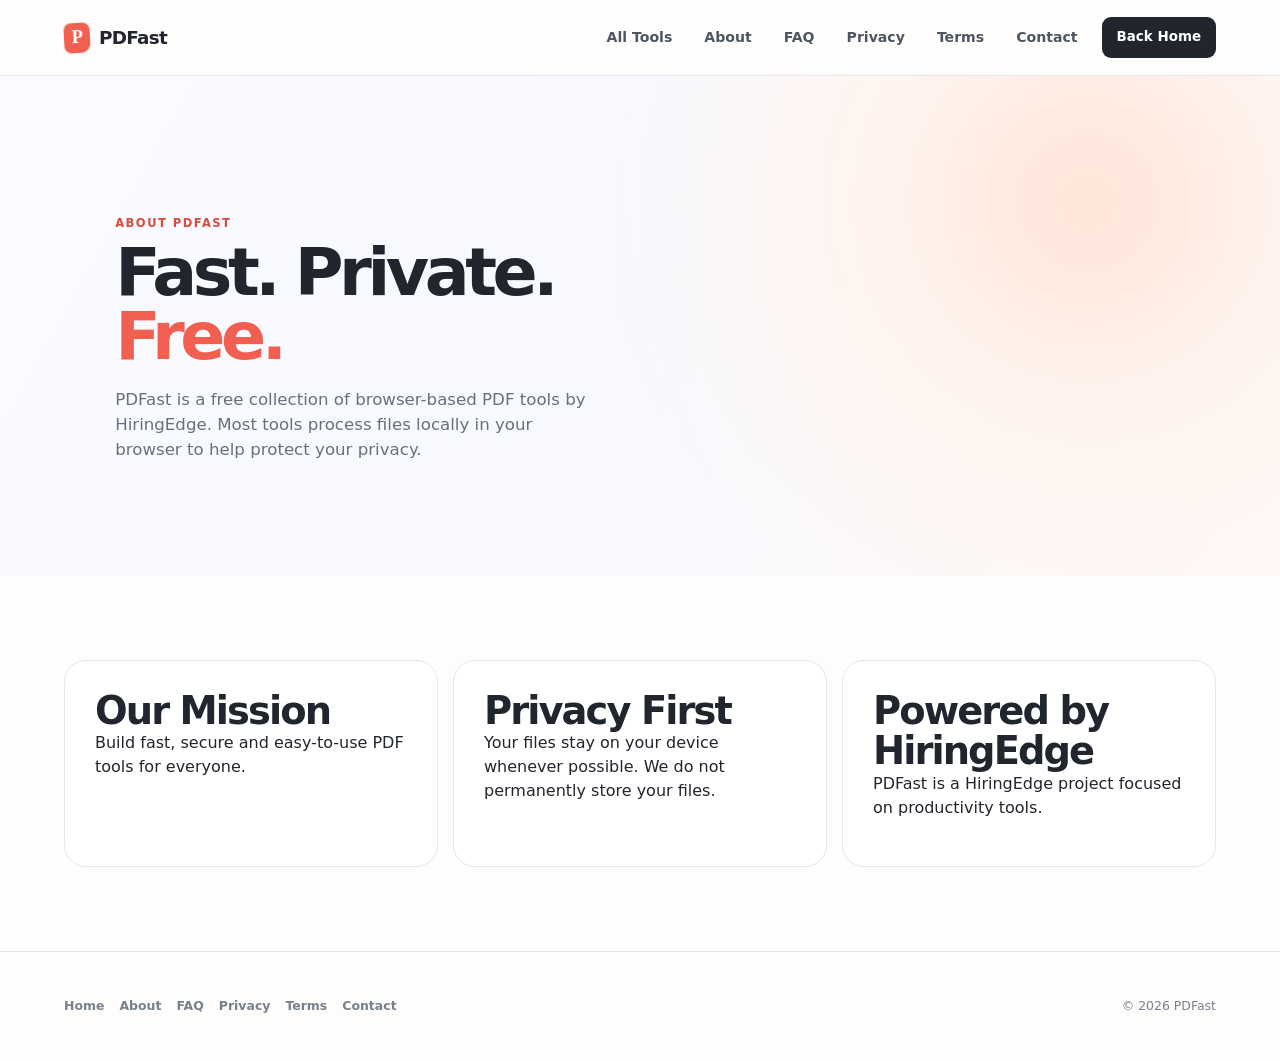
<file: about.html>
<!DOCTYPE html><html lang="en"><head><meta charset="UTF-8"><meta name="viewport" content="width=device-width, initial-scale=1.0"><title>About PDFast</title><meta name="description" content="Learn about PDFast."><link rel="icon" href="icon.svg" type="image/svg+xml"><link rel="manifest" href="manifest.webmanifest"><link rel="stylesheet" href="styles.css"></head><body><header class="site-header"><a class="brand" href="/"><span class="brand-mark">P</span><span>PDFast</span></a><nav class="main-nav"><a href="/#tools">All Tools</a><a href="about.html" class="active">About</a><a href="faq.html">FAQ</a><a href="privacy.html">Privacy</a><a href="terms.html">Terms</a><a href="contact.html">Contact</a></nav><a class="header-action" href="/">Back Home</a></header><main><section class="hero" style="padding-top:120px"><div class="hero-copy"><p class="eyebrow">About PDFast</p><h1>Fast. Private. <span>Free.</span></h1><p class="hero-text">PDFast is a free collection of browser-based PDF tools by HiringEdge. Most tools process files locally in your browser to help protect your privacy.</p></div></section><section class="tools-section"><div class="tool-grid"><div class="tool-card" style="display:block;padding:30px"><h2>Our Mission</h2><p>Build fast, secure and easy-to-use PDF tools for everyone.</p></div><div class="tool-card" style="display:block;padding:30px"><h2>Privacy First</h2><p>Your files stay on your device whenever possible. We do not permanently store your files.</p></div><div class="tool-card" style="display:block;padding:30px"><h2>Powered by HiringEdge</h2><p>PDFast is a HiringEdge project focused on productivity tools.</p></div></div></section></main><footer class="site-footer"><p class="footer-links"><a href="/">Home</a><a href="about.html">About</a><a href="faq.html">FAQ</a><a href="privacy.html">Privacy</a><a href="terms.html">Terms</a><a href="contact.html">Contact</a></p><p>&copy; <span id="year"></span> PDFast</p></footer><script>document.getElementById("year").textContent=new Date().getFullYear();</script></body></html>
</file>
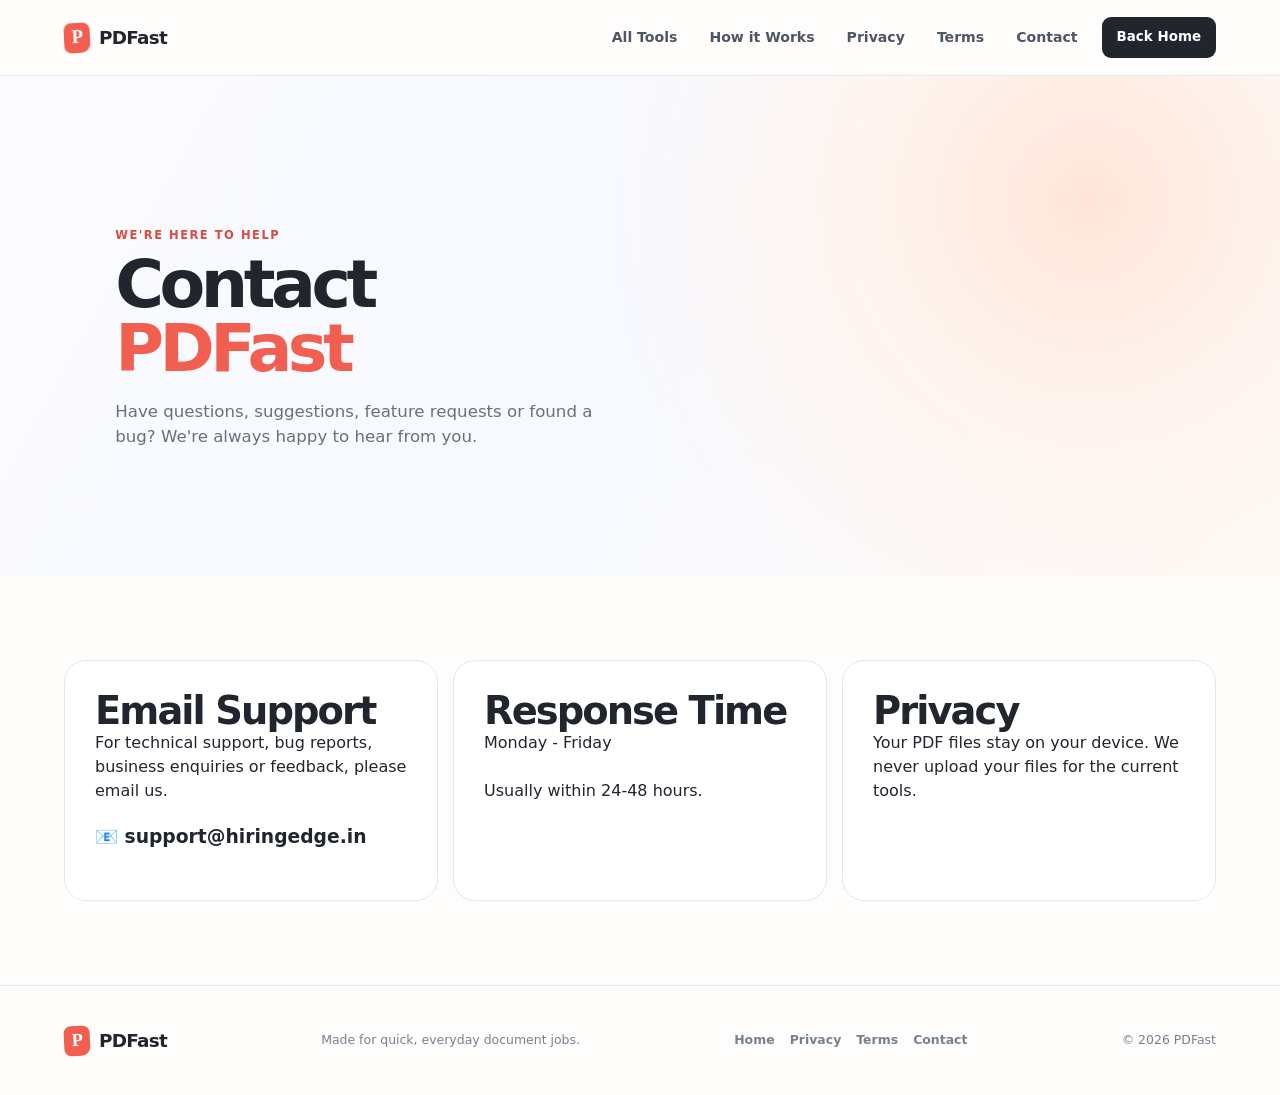
<file: contact.html>
<!DOCTYPE html>
<html lang="en">
<head>
    <meta charset="UTF-8">
    <meta name="viewport" content="width=device-width, initial-scale=1.0">

    <title>Contact Us | PDFast</title>

    <meta name="description" content="Contact PDFast. Need help with our free online PDF tools? Reach our support team.">

    <link rel="icon" href="icon.svg" type="image/svg+xml">
    <link rel="manifest" href="manifest.webmanifest">
    <link rel="stylesheet" href="styles.css">
</head>

<body>

<header class="site-header">
    <a class="brand" href="/">
        <span class="brand-mark">P</span>
        <span>PDFast</span>
    </a>

    <nav class="main-nav">
        <a href="index.html#tools">All Tools</a>
        <a href="index.html#how-it-works">How it Works</a>
        <a href="privacy.html">Privacy</a>
        <a href="terms.html">Terms</a>
        <a href="contact.html" class="active">Contact</a>
    </nav>

    <a class="header-action" href="/">
        Back Home
    </a>
</header>

<main>

<section class="hero" style="padding-top:120px;">

<div class="hero-copy">

<p class="eyebrow">
We're here to help
</p>

<h1>
Contact <span>PDFast</span>
</h1>

<p class="hero-text">
Have questions, suggestions, feature requests or found a bug?
We're always happy to hear from you.
</p>

</div>

</section>

<section class="tools-section">

<div class="tool-grid">

<div class="tool-card" style="display:block;padding:30px;cursor:default;">

<h2>Email Support</h2>

<p>
For technical support, bug reports, business enquiries or feedback,
please email us.
</p>

<h3 style="margin-top:20px;">
📧 support@hiringedge.in
</h3>

</div>

<div class="tool-card" style="display:block;padding:30px;cursor:default;">

<h2>Response Time</h2>

<p>

Monday - Friday

<br><br>

Usually within 24-48 hours.

</p>

</div>

<div class="tool-card" style="display:block;padding:30px;cursor:default;">

<h2>Privacy</h2>

<p>

Your PDF files stay on your device.

We never upload your files for the current tools.

</p>

</div>

</div>

</section>

</main>

<footer class="site-footer">

<a class="brand" href="index.html">

<span class="brand-mark">P</span>

<span>PDFast</span>

</a>

<p>

Made for quick, everyday document jobs.

</p>

<p class="footer-links">

<a href="/">Home</a>

<a href="privacy.html">Privacy</a>

<a href="terms.html">Terms</a>

<a href="contact.html">Contact</a>

</p>

<p>

© <span id="year"></span> PDFast

</p>

</footer>

<script>

document.getElementById("year").textContent=new Date().getFullYear();

</script>

</body>

</html>
</file>
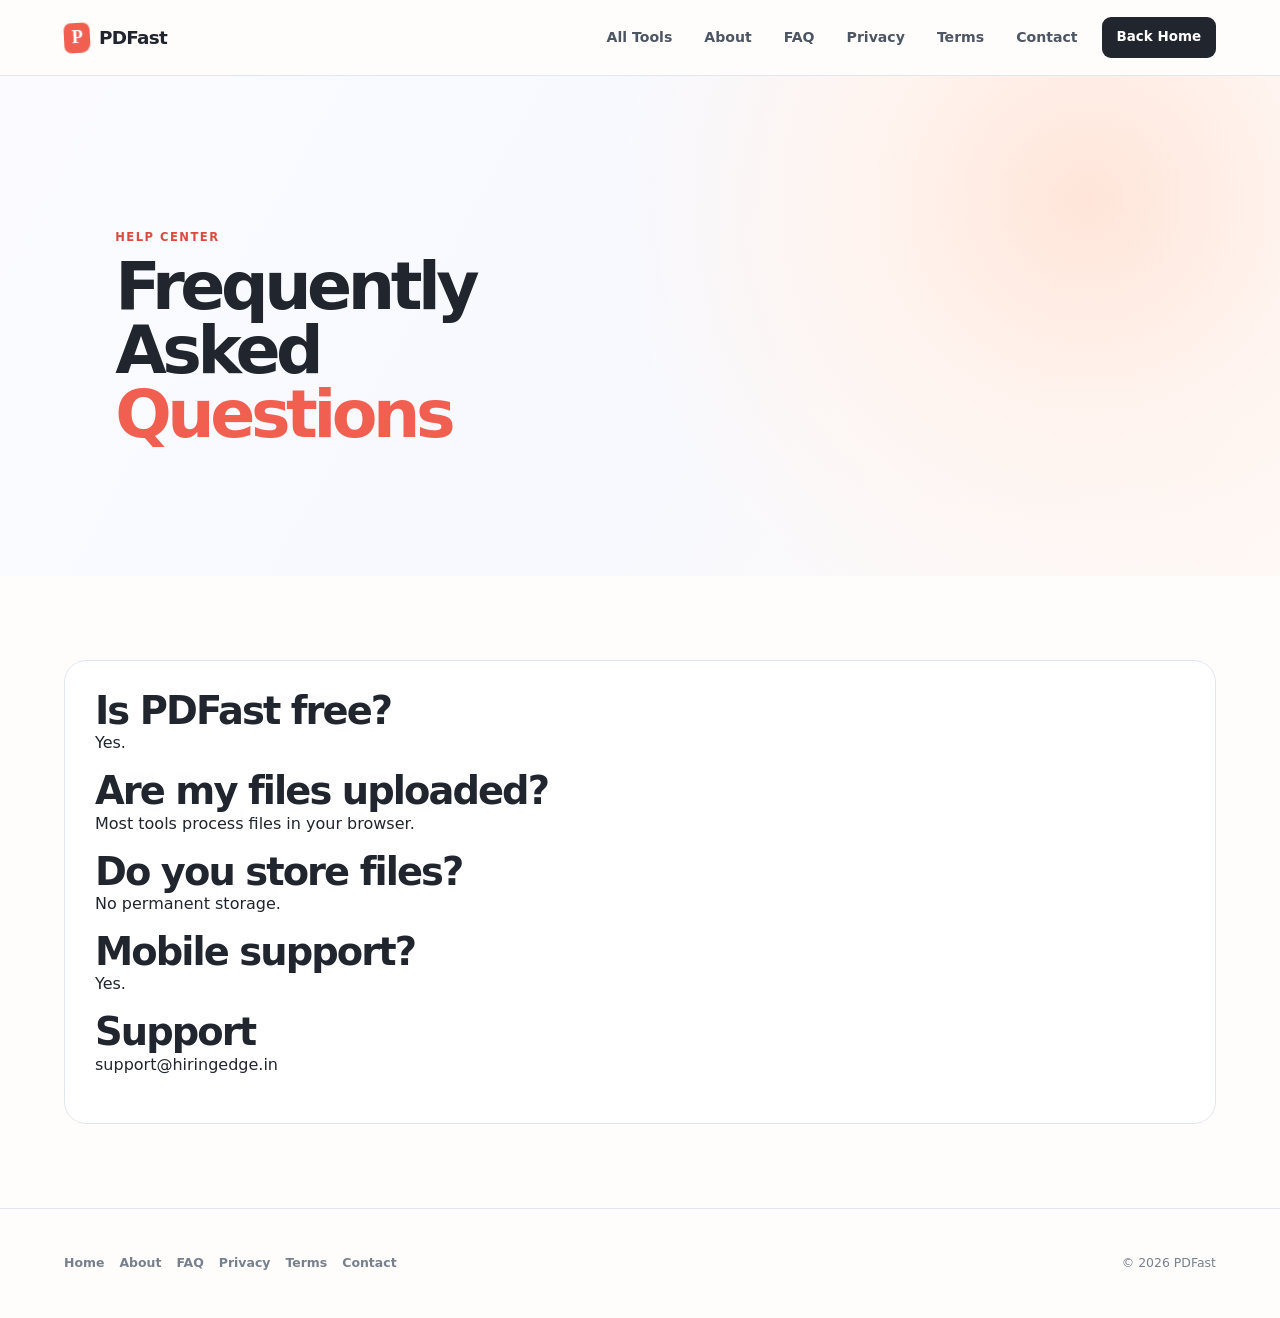
<file: faq.html>
<!DOCTYPE html><html lang="en"><head><meta charset="UTF-8"><meta name="viewport" content="width=device-width, initial-scale=1.0"><title>FAQ | PDFast</title><meta name="description" content="Frequently asked questions."><link rel="icon" href="icon.svg" type="image/svg+xml"><link rel="manifest" href="manifest.webmanifest"><link rel="stylesheet" href="styles.css"></head><body><header class="site-header"><a class="brand" href="/"><span class="brand-mark">P</span><span>PDFast</span></a><nav class="main-nav"><a href="/#tools">All Tools</a><a href="about.html">About</a><a href="faq.html" class="active">FAQ</a><a href="privacy.html">Privacy</a><a href="terms.html">Terms</a><a href="contact.html">Contact</a></nav><a class="header-action" href="/">Back Home</a></header><main><section class="hero" style="padding-top:120px"><div class="hero-copy"><p class="eyebrow">Help Center</p><h1>Frequently Asked <span>Questions</span></h1></div></section><section class="tools-section"><div class="tool-card" style="display:block;padding:30px"><h2>Is PDFast free?</h2><p>Yes.</p><h2>Are my files uploaded?</h2><p>Most tools process files in your browser.</p><h2>Do you store files?</h2><p>No permanent storage.</p><h2>Mobile support?</h2><p>Yes.</p><h2>Support</h2><p>support@hiringedge.in</p></div></section></main><footer class="site-footer"><p class="footer-links"><a href="/">Home</a><a href="about.html">About</a><a href="faq.html">FAQ</a><a href="privacy.html">Privacy</a><a href="terms.html">Terms</a><a href="contact.html">Contact</a></p><p>&copy; <span id="year"></span> PDFast</p></footer><script>document.getElementById("year").textContent=new Date().getFullYear();</script></body></html>
</file>
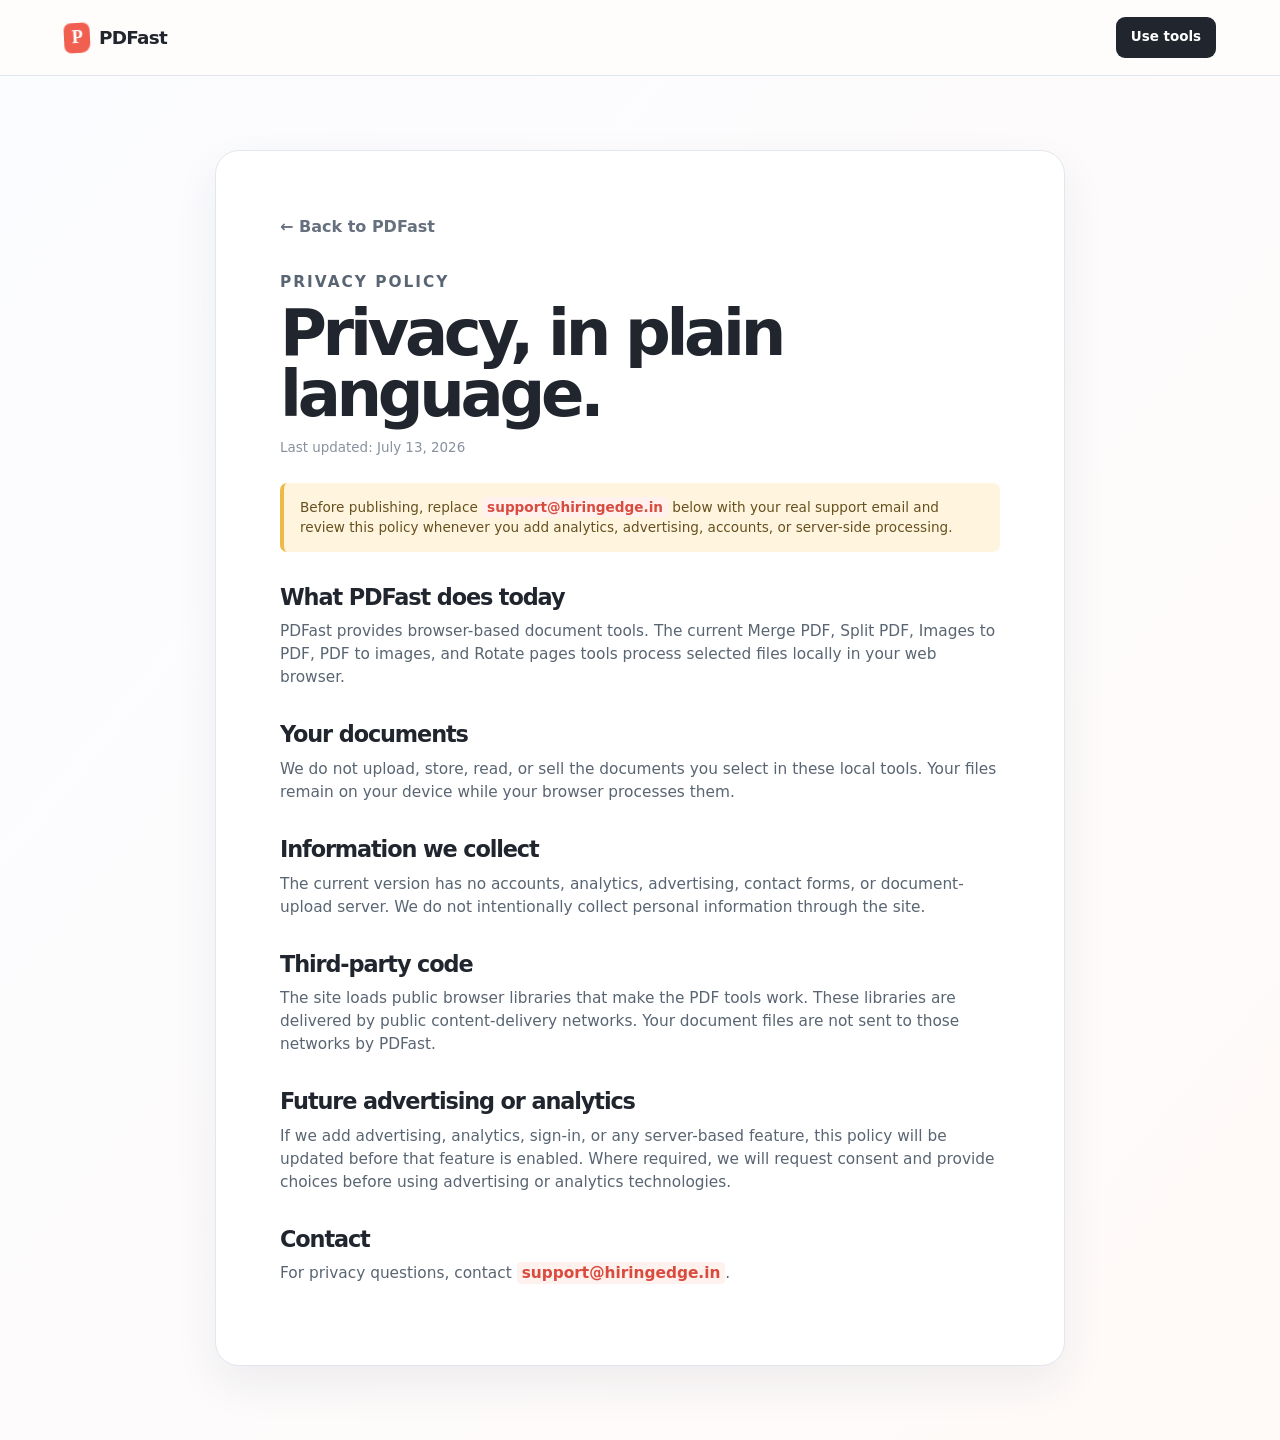
<file: privacy.html>
<!doctype html>
<html lang="en">
  <head>
    <meta charset="UTF-8" />
    <meta name="viewport" content="width=device-width, initial-scale=1.0" />
    <meta name="theme-color" content="#f15f51" />
    <title>Privacy Policy — PDFast</title>
    <link rel="icon" href="icon.svg" type="image/svg+xml" />
    <link rel="stylesheet" href="styles.css" />
  </head>
  <body>
    <header class="site-header">
      <a class="brand" href="/" aria-label="PDFast home"><span class="brand-mark" aria-hidden="true">P</span><span>PDFast</span></a>
      <a class="header-action" href="/#tools">Use tools</a>
    </header>
    <main class="legal-page">
      <article class="legal-card">
        <a class="back-button" href="/">← Back to PDFast</a>
        <p class="eyebrow">Privacy policy</p>
        <h1>Privacy, in plain language.</h1>
        <p class="legal-date">Last updated: July 13, 2026</p>
        <p class="legal-note">Before publishing, replace <span class="placeholder">support@hiringedge.in</span> below with your real support email and review this policy whenever you add analytics, advertising, accounts, or server-side processing.</p>
        <h2>What PDFast does today</h2>
        <p>PDFast provides browser-based document tools. The current Merge PDF, Split PDF, Images to PDF, PDF to images, and Rotate pages tools process selected files locally in your web browser.</p>
        <h2>Your documents</h2>
        <p>We do not upload, store, read, or sell the documents you select in these local tools. Your files remain on your device while your browser processes them.</p>
        <h2>Information we collect</h2>
        <p>The current version has no accounts, analytics, advertising, contact forms, or document-upload server. We do not intentionally collect personal information through the site.</p>
        <h2>Third-party code</h2>
        <p>The site loads public browser libraries that make the PDF tools work. These libraries are delivered by public content-delivery networks. Your document files are not sent to those networks by PDFast.</p>
        <h2>Future advertising or analytics</h2>
        <p>If we add advertising, analytics, sign-in, or any server-based feature, this policy will be updated before that feature is enabled. Where required, we will request consent and provide choices before using advertising or analytics technologies.</p>
        <h2>Contact</h2>
        <p>For privacy questions, contact <span class="placeholder">support@hiringedge.in</span>.</p>
      </article>
    </main>
  </body>
</html>
</file>
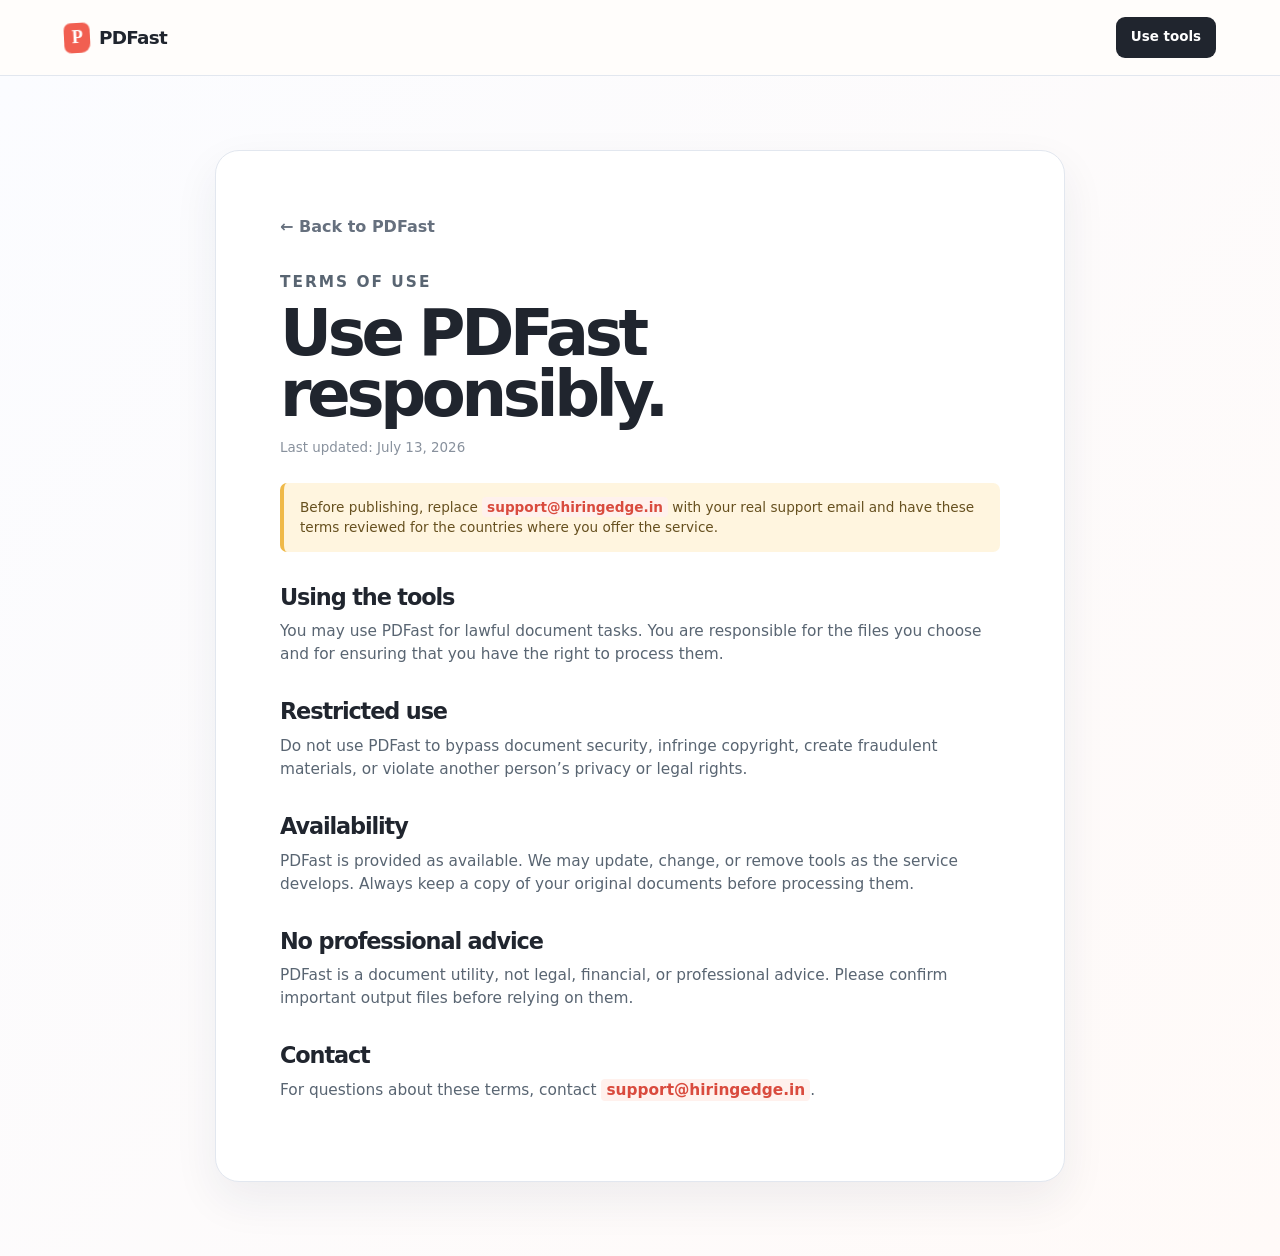
<file: terms.html>
<!doctype html>
<html lang="en">
  <head>
    <meta charset="UTF-8" />
    <meta name="viewport" content="width=device-width, initial-scale=1.0" />
    <meta name="theme-color" content="#f15f51" />
    <title>Terms of Use — PDFast</title>
    <link rel="icon" href="icon.svg" type="image/svg+xml" />
    <link rel="stylesheet" href="styles.css" />
  </head>
  <body>
    <header class="site-header">
      <a class="brand" href="/" aria-label="PDFast home"><span class="brand-mark" aria-hidden="true">P</span><span>PDFast</span></a>
      <a class="header-action" href="/#tools">Use tools</a>
    </header>
    <main class="legal-page">
      <article class="legal-card">
        <a class="back-button" href="/">← Back to PDFast</a>
        <p class="eyebrow">Terms of use</p>
        <h1>Use PDFast responsibly.</h1>
        <p class="legal-date">Last updated: July 13, 2026</p>
        <p class="legal-note">Before publishing, replace <span class="placeholder">support@hiringedge.in</span> with your real support email and have these terms reviewed for the countries where you offer the service.</p>
        <h2>Using the tools</h2>
        <p>You may use PDFast for lawful document tasks. You are responsible for the files you choose and for ensuring that you have the right to process them.</p>
        <h2>Restricted use</h2>
        <p>Do not use PDFast to bypass document security, infringe copyright, create fraudulent materials, or violate another person’s privacy or legal rights.</p>
        <h2>Availability</h2>
        <p>PDFast is provided as available. We may update, change, or remove tools as the service develops. Always keep a copy of your original documents before processing them.</p>
        <h2>No professional advice</h2>
        <p>PDFast is a document utility, not legal, financial, or professional advice. Please confirm important output files before relying on them.</p>
        <h2>Contact</h2>
        <p>For questions about these terms, contact <span class="placeholder">support@hiringedge.in</span>.</p>
      </article>
    </main>
  </body>
</html>
</file>
<file: styles.css>
:root {
  --ink: #20252e;
  --muted: #67707d;
  --paper: #fffdfb;
  --cloud: #f5f7fb;
  --line: #e2e7ef;
  --coral: #f15f51;
  --coral-dark: #d94b3e;
  --blue: #5b84d7;
  --amber: #efb949;
  --mint: #4eab88;
  --violet: #8270c6;
  --radius: 22px;
  font-family: Inter, ui-sans-serif, system-ui, -apple-system, BlinkMacSystemFont, "Segoe UI", sans-serif;
}

* { box-sizing: border-box; }
html { scroll-behavior: smooth; }
body { margin: 0; color: var(--ink); background: var(--paper); line-height: 1.5; }
button, input, select { font: inherit; }
button { cursor: pointer; }
a { color: inherit; text-decoration: none; }

.site-header { height: 76px; padding: 0 clamp(20px, 5vw, 76px); display: flex; align-items: center; justify-content: space-between; gap: 24px; border-bottom: 1px solid var(--line); background: rgba(255,253,251,.92); position: sticky; top: 0; z-index: 10; backdrop-filter: blur(16px); }
.brand { display: inline-flex; gap: 9px; align-items: center; font-weight: 800; font-size: 1.15rem; letter-spacing: -.04em; }
.brand-mark { display: grid; place-items: center; width: 26px; height: 30px; color: #fff; background: var(--coral); border-radius: 7px 7px 9px 7px; font-family: Georgia, serif; font-size: 1.15rem; transform: rotate(-3deg); }
.main-nav { display: flex; align-items: center; gap: clamp(16px, 2.5vw, 34px); margin-left: auto; font-size: .88rem; font-weight: 650; color: #4d5663; }
.main-nav a:hover, .quiet-link:hover { color: var(--coral-dark); }
.header-action { border: 0; padding: 10px 15px; border-radius: 9px; color: #fff; background: var(--ink); font-weight: 700; font-size: .84rem; }
.header-action:hover { background: var(--coral-dark); }

.hero { min-height: 500px; padding: 86px clamp(20px, 9vw, 140px) 78px; display: grid; grid-template-columns: minmax(300px, 1.05fr) minmax(280px, .95fr); align-items: center; gap: clamp(42px, 10vw, 150px); overflow: hidden; background: radial-gradient(circle at 85% 25%, #ffe5d9 0, #fff4ef 19%, transparent 42%), linear-gradient(119deg, #fbfbff 0%, #f7f9ff 49%, #fffaf7 100%); }
.hero-copy { max-width: 600px; position: relative; z-index: 1; }
.eyebrow { color: var(--coral-dark); margin: 0 0 9px; text-transform: uppercase; font-size: .72rem; letter-spacing: .13em; font-weight: 800; }
h1, h2, h3, p { margin-top: 0; }
h1 { margin-bottom: 19px; max-width: 590px; font-size: clamp(2.8rem, 5.2vw, 5.2rem); line-height: .96; letter-spacing: -.067em; }
h1 span { color: var(--coral); }
.hero-text { max-width: 520px; color: var(--muted); font-size: 1.04rem; }
.hero-actions { margin-top: 29px; display: flex; align-items: center; gap: 24px; }
.primary-button { border: 0; display: inline-flex; align-items: center; gap: 21px; justify-content: center; padding: 15px 18px 15px 21px; border-radius: 11px; background: var(--coral); color: #fff; font-weight: 800; box-shadow: 0 10px 24px rgba(225, 81, 66, .21); }
.primary-button span { font-size: 1.22em; transition: transform .2s ease; }
.primary-button:hover { background: var(--coral-dark); transform: translateY(-1px); }
.primary-button:hover span { transform: translateX(3px); }
.quiet-link { font-weight: 700; color: #59636e; font-size: .9rem; }
.trust-row { display: flex; flex-wrap: wrap; gap: 18px; color: #64707b; margin-top: 35px; font-size: .78rem; font-weight: 700; }
.trust-row span::first-letter { color: var(--mint); }

.hero-visual { position: relative; height: 334px; min-width: 300px; transform: rotate(3deg); }
.paper { position: absolute; width: min(296px, 62vw); height: 322px; border: 1px solid #e9e7e8; border-radius: 13px; box-shadow: 0 25px 45px rgba(38, 49, 61, .12); }
.paper-back { background: #e1e7f7; transform: rotate(-11deg) translate(-18px, 18px); left: 50%; top: 0; }
.paper-middle { background: #ffe7cf; transform: rotate(8deg) translate(32px, 11px); left: 50%; top: 0; }
.paper-front { background: #fff; left: 50%; top: 0; padding: 28px 29px; transform: translateX(-50%); }
.paper-top { display: flex; gap: 7px; align-items: center; color: #34404c; font-size: .75rem; font-weight: 800; }
.mini-logo { display: grid; place-items: center; width: 16px; height: 18px; border-radius: 4px; color: #fff; background: var(--coral); font-family: Georgia, serif; }
.paper-line { height: 7px; border-radius: 4px; background: #e7ebf0; margin-top: 17px; }
.line-long { width: 89%; margin-top: 35px; }.line-medium { width: 58%; margin-top: 9px; }.line-short { width: 49%; margin-top: 23px; }
.paper-chart { height: 95px; margin-top: 25px; display: flex; align-items: end; gap: 11px; padding: 9px 11px; background: #f8f9fc; border-radius: 9px; }
.paper-chart span { display: block; flex: 1; background: #f4bcae; border-radius: 5px 5px 2px 2px; }.paper-chart span:nth-child(2) { height: 68%; background: #e88876; }.paper-chart span:nth-child(3) { height: 38%; }.paper-chart span:nth-child(4) { height: 90%; background: var(--coral); }.paper-chart span:nth-child(5) { height: 55%; background: #f2a58f; }
.float-badge { position: absolute; z-index: 2; display: flex; align-items: center; gap: 7px; padding: 9px 12px; background: #fff; border: 1px solid #eef0f4; box-shadow: 0 11px 22px rgba(42, 45, 55, .1); border-radius: 10px; font-size: .74rem; font-weight: 800; transform: rotate(-3deg); }.float-badge span { color: #5b6672; }.badge-merge { left: 0; top: 50px; color: var(--coral); }.badge-image { right: 3%; bottom: 18px; color: var(--amber); transform: rotate(5deg); }

.tools-section, .how-section { max-width: 1320px; padding: 84px clamp(20px, 5vw, 64px); margin: auto; }
.section-heading { display: flex; justify-content: space-between; align-items: end; gap: 24px; margin-bottom: 27px; }
h2 { margin-bottom: 0; letter-spacing: -.05em; line-height: 1.05; font-size: clamp(1.9rem, 3vw, 2.7rem); }
.tool-search { width: min(100%, 275px); height: 45px; border: 1px solid var(--line); border-radius: 11px; padding: 0 13px; display: flex; align-items: center; gap: 8px; background: #fff; }.search-icon { font-size: 1.3rem; color: #7a8491; }.tool-search input { width: 100%; outline: none; border: 0; color: var(--ink); font-size: .9rem; }.tool-search:focus-within { border-color: var(--coral); box-shadow: 0 0 0 3px #ffe4df; }
.tool-grid { display: grid; grid-template-columns: repeat(3, 1fr); gap: 15px; }
.tool-card { min-height: 158px; border: 1px solid var(--line); border-radius: var(--radius); background: #fff; padding: 22px; display: grid; grid-template-columns: 45px 1fr 18px; text-align: left; align-items: start; gap: 13px; transition: transform .2s ease, box-shadow .2s ease, border-color .2s ease; }.tool-card:hover:not(.coming-soon) { transform: translateY(-4px); border-color: transparent; box-shadow: 0 14px 30px rgba(32, 37, 46, .1); }.tool-icon { display: grid; place-items: center; width: 43px; height: 43px; color: #fff; font-size: 1.28rem; border-radius: 12px; font-weight: 800; }.card-coral .tool-icon { background: var(--coral); }.card-blue .tool-icon { background: var(--blue); }.card-amber .tool-icon { background: var(--amber); }.card-violet .tool-icon { background: var(--violet); }.card-mint .tool-icon { background: var(--mint); }.tool-card-copy { display: flex; flex-direction: column; gap: 5px; }.tool-card strong { font-size: 1rem; letter-spacing: -.025em; }.tool-card small { color: var(--muted); font-size: .77rem; line-height: 1.43; }.card-arrow { align-self: center; color: #9aa2ad; font-size: 1.2rem; transition: transform .2s ease; }.tool-card:hover .card-arrow { transform: translateX(3px); color: var(--coral); }.coming-soon { cursor: default; background: linear-gradient(135deg, #fbfafb, #f4f6fb); }.coming-soon .tool-icon { background: #c5ceda; }.soon-label { font-size: .67rem; color: #77818e; border: 1px solid #d8dfe8; padding: 3px 6px; border-radius: 20px; }.empty-search { margin: 25px 0 0; color: var(--muted); text-align: center; }

.workbench { max-width: 760px; margin: 0 auto 85px; padding: 0 clamp(20px, 5vw, 42px); }.workbench-heading { margin-bottom: 21px; }.back-button { border: 0; background: transparent; color: #66707e; font-weight: 750; padding: 0; margin-bottom: 26px; }.back-button:hover { color: var(--coral-dark); }.workbench-heading h2 { margin: 7px 0 8px; }.workbench-heading > p:last-child { color: var(--muted); margin-bottom: 0; }
.tool-panel { padding: 28px; border: 1px solid var(--line); border-radius: 22px; background: #fff; box-shadow: 0 14px 36px rgba(31, 40, 53, .06); }.dropzone { min-height: 190px; display: flex; flex-direction: column; align-items: center; justify-content: center; gap: 5px; border: 1.5px dashed #cbd4e0; border-radius: 16px; color: var(--muted); text-align: center; transition: .2s ease; cursor: pointer; background: #fbfcfe; }.dropzone:hover, .dropzone.is-dragging { background: #fff6f3; border-color: var(--coral); }.dropzone-icon { display: grid; place-items: center; width: 43px; height: 43px; border-radius: 12px; margin-bottom: 3px; background: #ffe5df; color: var(--coral-dark); font-size: 1.28rem; font-weight: 800; }.dropzone strong { color: var(--ink); }.dropzone span:not(.dropzone-icon) { font-size: .8rem; }.selected-files { display: grid; gap: 8px; margin: 15px 0; }.file-pill { border: 1px solid var(--line); padding: 10px 12px; display: flex; align-items: center; justify-content: space-between; gap: 12px; border-radius: 9px; background: #f8fafc; font-size: .82rem; }.file-pill strong { overflow: hidden; text-overflow: ellipsis; white-space: nowrap; }.file-pill span { color: var(--muted); white-space: nowrap; font-size: .74rem; }.field-label { display: block; color: #3e4651; margin: 18px 0 7px; font-size: .84rem; font-weight: 750; }.field-label span { color: #88919d; font-weight: 500; }.text-field { width: 100%; border: 1px solid #d7dee7; outline: none; border-radius: 9px; padding: 12px 13px; background: #fff; color: var(--ink); font-size: .9rem; }.text-field:focus { border-color: var(--coral); box-shadow: 0 0 0 3px #ffe9e5; }.process-button { width: 100%; margin-top: 19px; }.primary-button:disabled { cursor: wait; opacity: .68; transform: none; }.result-box { margin-top: 16px; padding: 14px 17px; border: 1px solid #bfe4d5; color: #23664c; background: #f2fbf7; border-radius: 11px; font-size: .88rem; font-weight: 650; }.result-box.error { border-color: #f0c2bb; color: #a34336; background: #fff6f4; }

.how-section { padding-top: 35px; padding-bottom: 86px; }.centered-heading { justify-content: center; text-align: center; }.steps-grid { display: grid; grid-template-columns: repeat(3, 1fr); gap: 30px; margin-top: 36px; }.steps-grid article { padding-right: 25px; border-right: 1px solid var(--line); }.steps-grid article:last-child { border-right: 0; }.steps-grid span { color: var(--coral); font-weight: 850; font-size: .83rem; letter-spacing: .1em; }.steps-grid h3 { margin: 10px 0 7px; letter-spacing: -.035em; font-size: 1.18rem; }.steps-grid p { color: var(--muted); max-width: 280px; margin-bottom: 0; font-size: .9rem; }
.privacy-banner { max-width: 1190px; margin: 0 auto 76px; padding: 34px clamp(24px, 5vw, 58px); border-radius: 24px; background: #273642; color: #fff; display: grid; align-items: center; grid-template-columns: 54px 1fr 1.1fr; gap: 23px; }.privacy-banner .eyebrow { color: #a8d8c5; margin-bottom: 5px; }.privacy-banner h2 { font-size: 1.6rem; }.privacy-banner > p { color: #d6e0e5; margin: 0; font-size: .9rem; }.privacy-icon { display: grid; place-items: center; width: 48px; height: 48px; color: #c7f1dc; background: rgba(255,255,255,.11); border-radius: 14px; font-size: 1.7rem; }
.site-footer { min-height: 110px; padding: 25px clamp(20px, 5vw, 76px); border-top: 1px solid var(--line); display: flex; align-items: center; justify-content: space-between; gap: 19px; color: #77818e; font-size: .78rem; }.site-footer p { margin: 0; }.site-footer .brand { color: var(--ink); }.footer-links { display: inline-flex; gap: 15px; font-weight: 700; }.footer-links a:hover { color: var(--coral-dark); }

.legal-page { min-height: calc(100vh - 76px); padding: 74px 20px; background: linear-gradient(130deg, #fbfcff, #fffaf8); }.legal-card { max-width: 850px; margin: 0 auto; padding: clamp(28px, 6vw, 64px); background: #fff; border: 1px solid var(--line); border-radius: 24px; box-shadow: 0 18px 45px rgba(34, 48, 65, .07); }.legal-card .back-button { display: inline-block; margin-bottom: 32px; }.legal-card h1 { font-size: clamp(2.4rem, 5vw, 4rem); margin-bottom: 12px; }.legal-card h2 { margin: 34px 0 11px; font-size: 1.4rem; }.legal-card p, .legal-card li { color: #596572; font-size: .96rem; }.legal-card ul { padding-left: 21px; }.legal-card li + li { margin-top: 7px; }.legal-note { margin: 25px 0 30px; padding: 14px 16px; background: #fff5df; border-left: 4px solid var(--amber); color: #66501f !important; border-radius: 7px; font-size: .85rem !important; }.legal-date { color: #88919d !important; font-size: .84rem !important; }.placeholder { padding: 2px 5px; background: #fff1ed; color: var(--coral-dark); border-radius: 4px; font-weight: 750; }

@media (max-width: 800px) { .site-header { height: 64px; }.main-nav { display: none; }.hero { grid-template-columns: 1fr; min-height: 0; padding-top: 68px; }.hero-visual { height: 282px; margin: 8px auto 0; transform: scale(.88) rotate(3deg); transform-origin: center; }.tool-grid { grid-template-columns: repeat(2, 1fr); }.privacy-banner { margin-left: 20px; margin-right: 20px; grid-template-columns: 48px 1fr; }.privacy-banner > p { grid-column: 1 / -1; }.site-footer { flex-wrap: wrap; }.steps-grid { gap: 20px; } }
@media (max-width: 540px) { .header-action { padding: 9px 12px; }.hero { padding-bottom: 55px; }.hero-actions { align-items: flex-start; flex-direction: column; gap: 16px; }.trust-row { gap: 10px 15px; }.section-heading { align-items: flex-start; flex-direction: column; }.tool-search { width: 100%; }.tool-grid { grid-template-columns: 1fr; }.tool-card { min-height: 118px; }.hero-visual { min-width: 0; transform: scale(.78) rotate(3deg); margin: -16px auto -27px; }.steps-grid { grid-template-columns: 1fr; }.steps-grid article { padding: 0 0 19px; border-right: 0; border-bottom: 1px solid var(--line); }.steps-grid article:last-child { border-bottom: 0; }.privacy-banner { display: block; }.privacy-icon { margin-bottom: 17px; }.privacy-banner > p { margin-top: 16px; }.site-footer { display: grid; grid-template-columns: 1fr 1fr; }.site-footer p:nth-child(2) { grid-column: 1 / -1; grid-row: 2; }.footer-links { justify-content: end; }.legal-page { padding: 38px 15px; }.legal-card { padding: 28px 23px; } }
</file>
